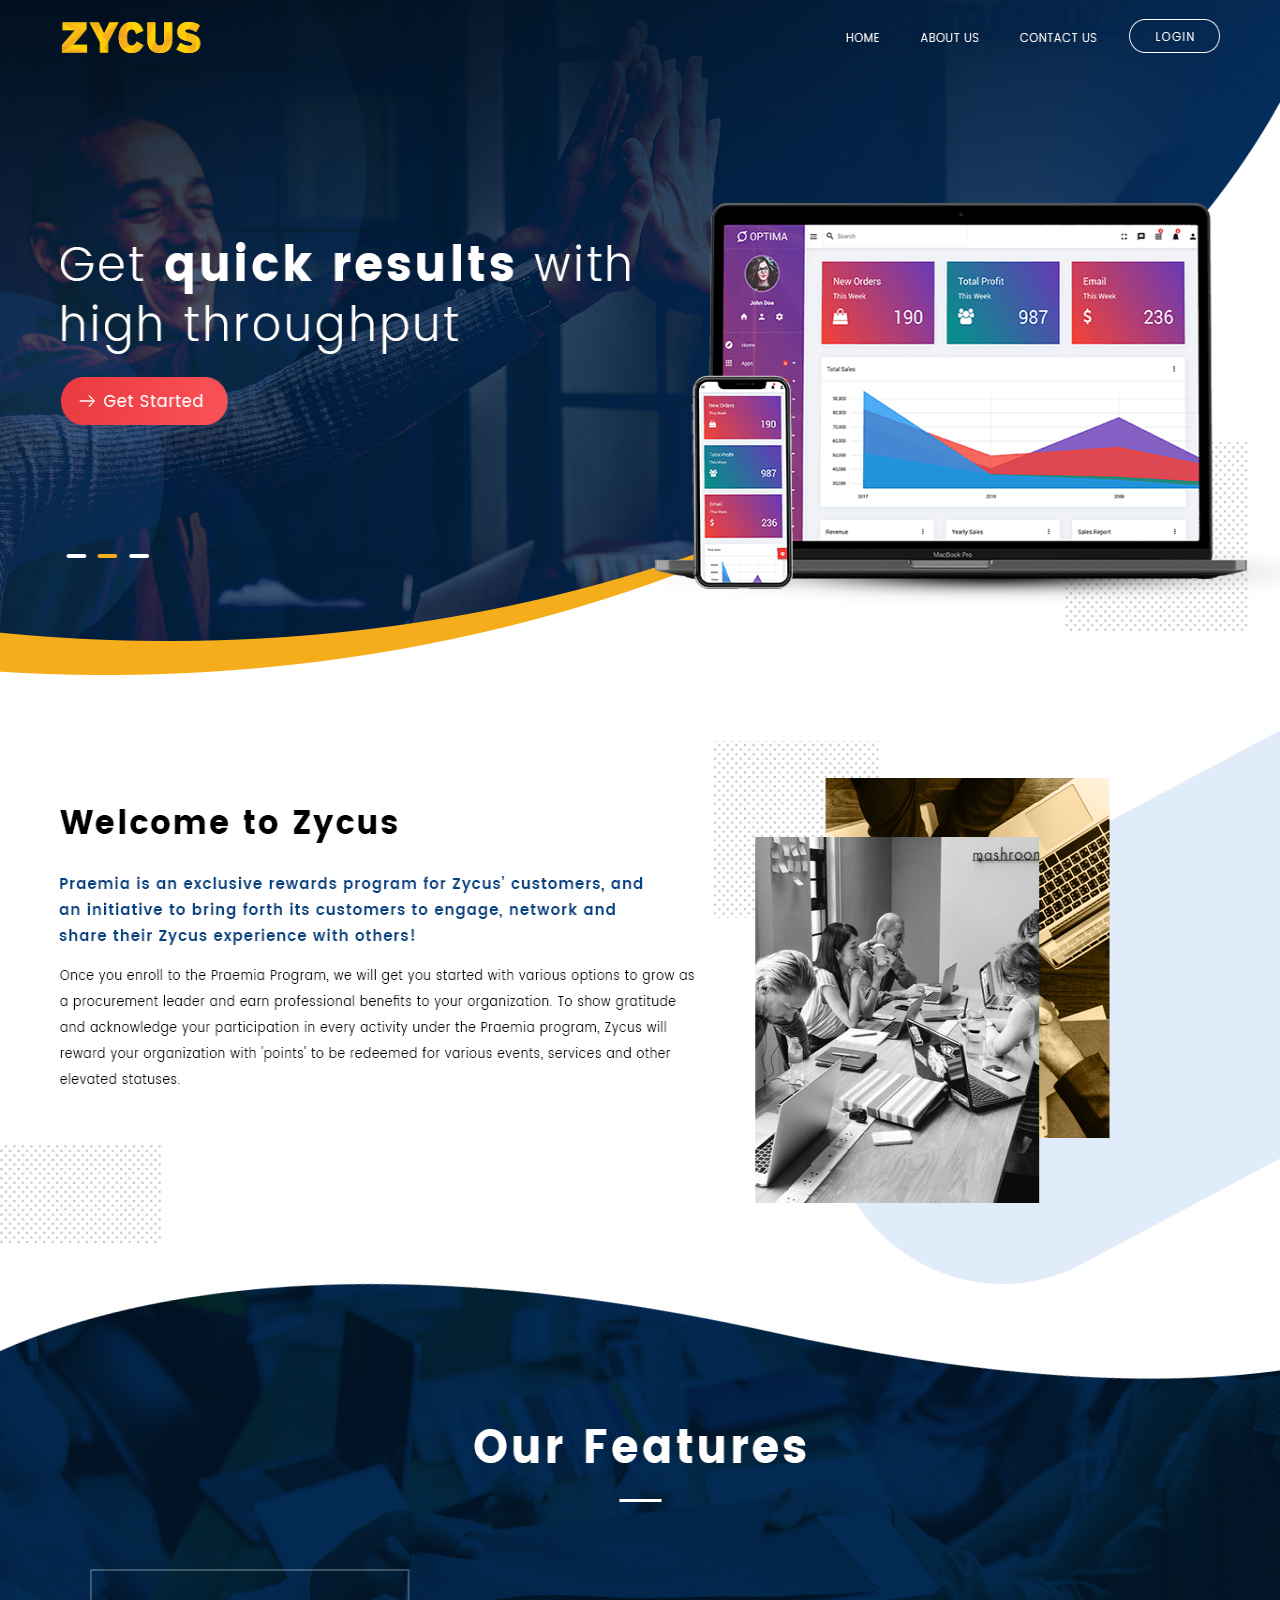
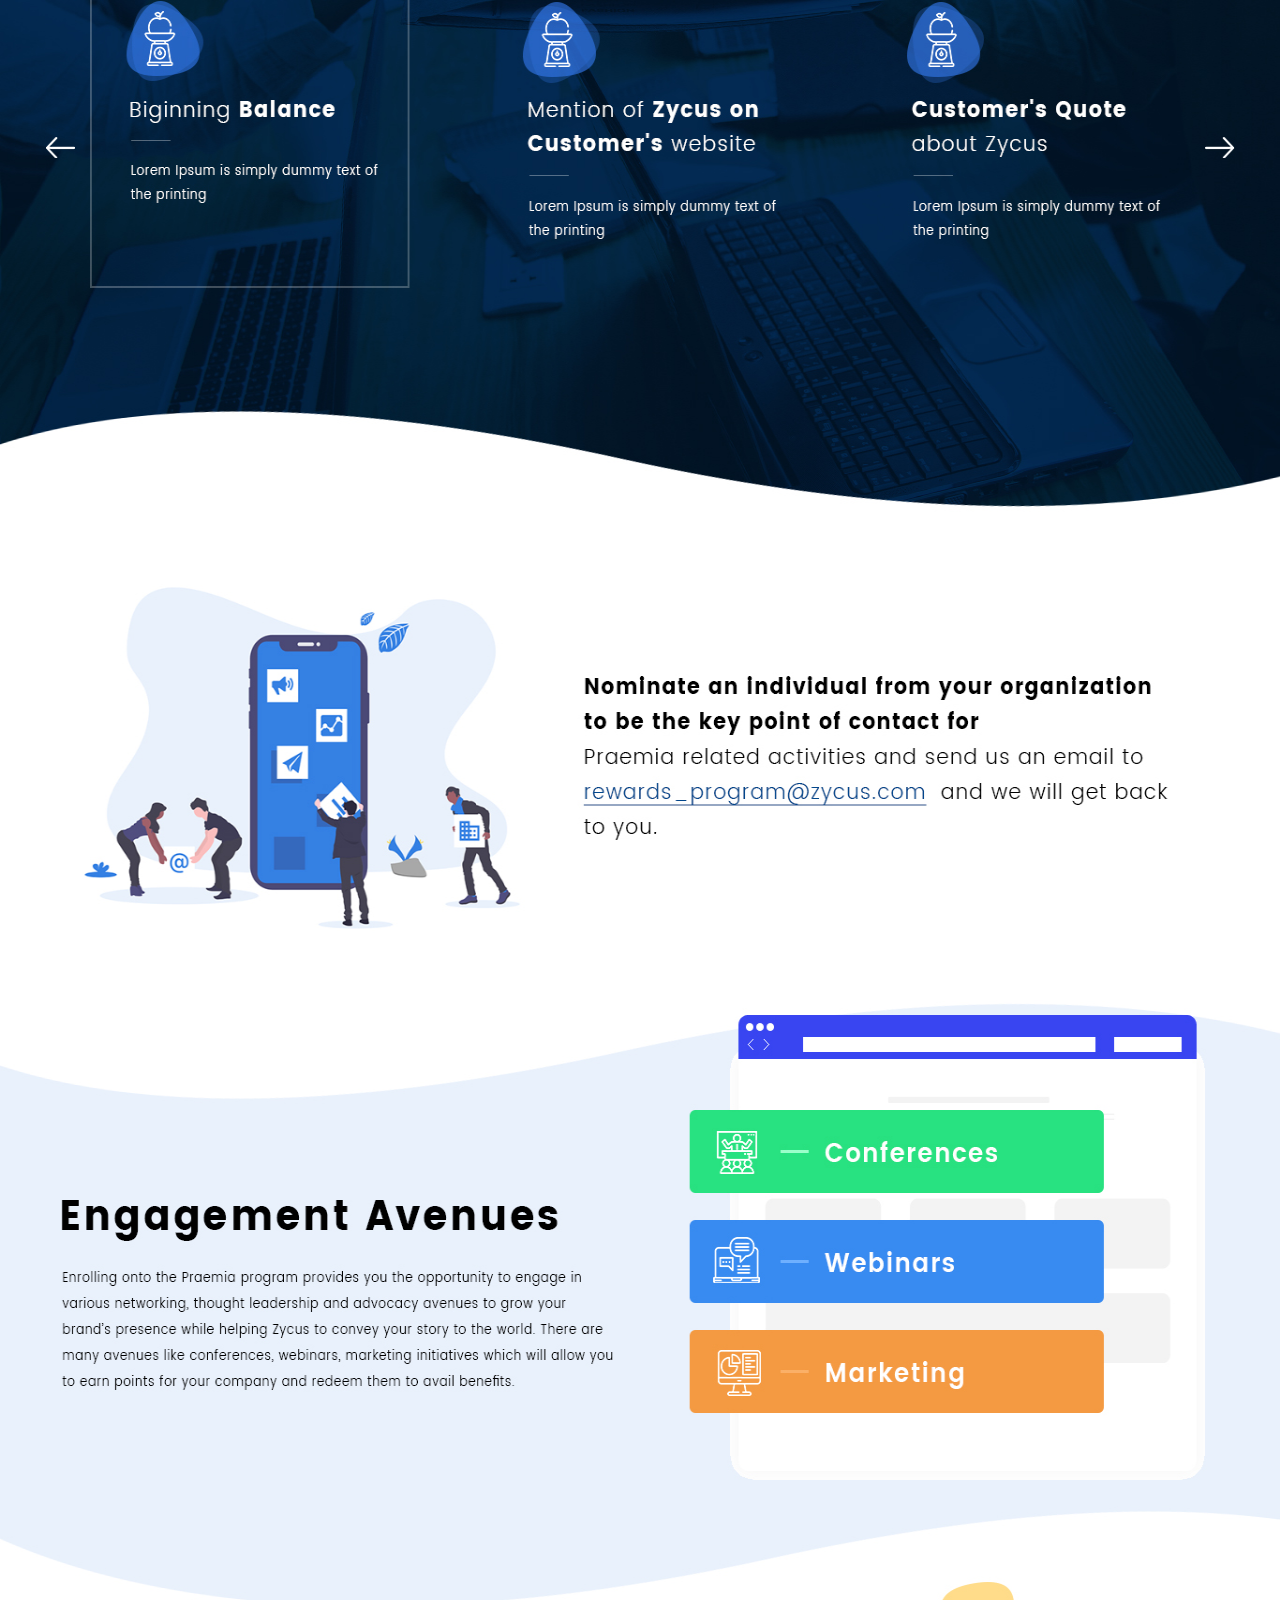
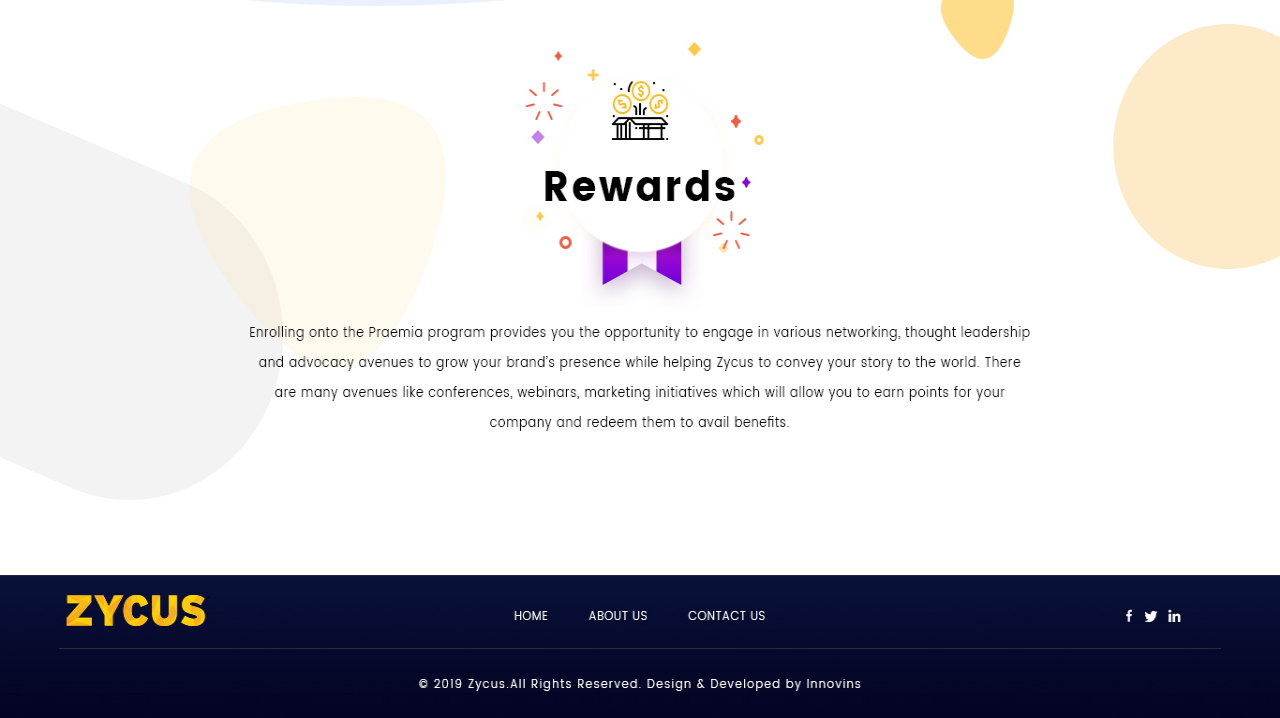
<file: design1/index.html>
<!DOCTYPE html PUBLIC "-//W3C//DTD XHTML 1.0 Transitional//EN" "http://www.w3.org/TR/xhtml1/DTD/xhtml1-transitional.dtd">
<html xmlns="http://www.w3.org/1999/xhtml">
<head>
<meta http-equiv="Content-Type" content="text/html; charset=utf-8" />
<title>Zycus</title>
<style type="text/css">
body {
	margin-left: 0px;
	margin-top: 0px;
	margin-right: 0px;
	margin-bottom: 0px;
}
</style>
</head>

<body>
<table width="100%" border="0" cellspacing="0" cellpadding="0">
  <tr>
    <td><img src="images/design1.jpg" width="100%" height="3918" /></td>
  </tr>
</table>
</body>
</html>
</file>
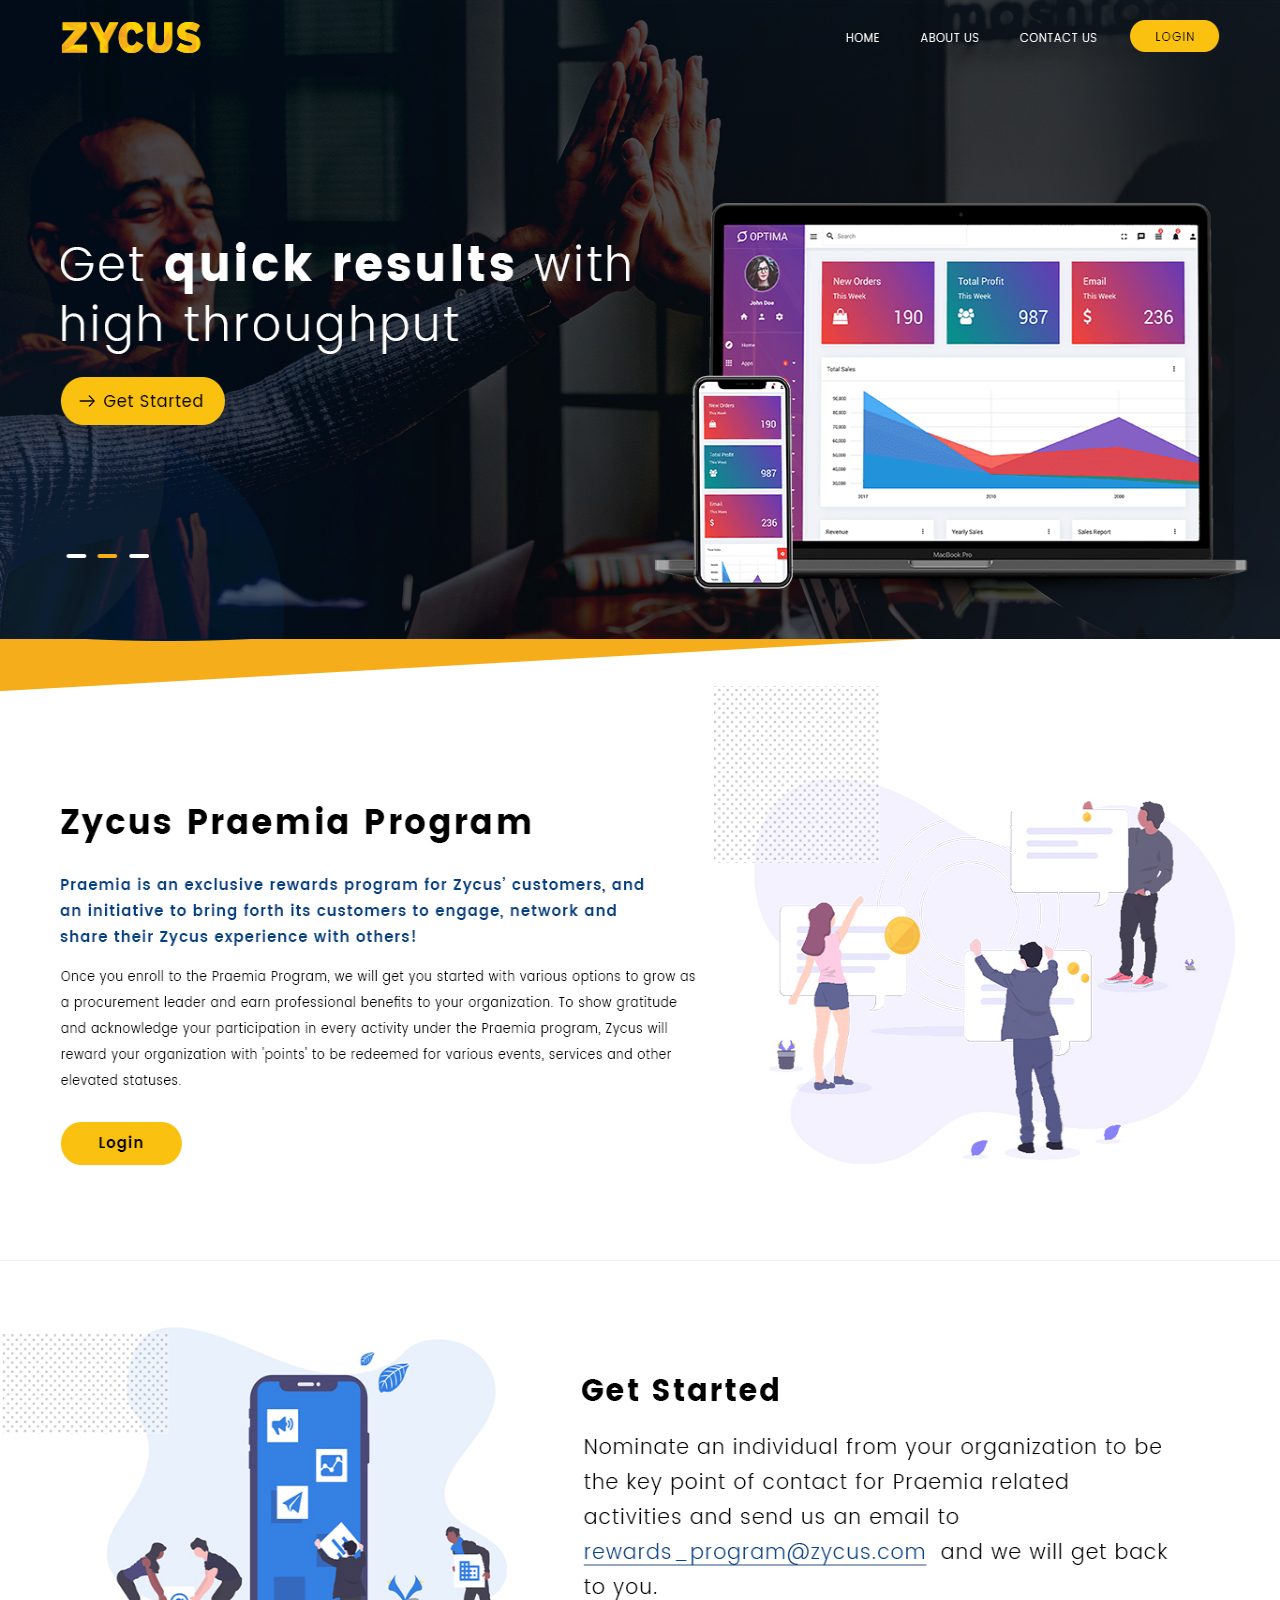
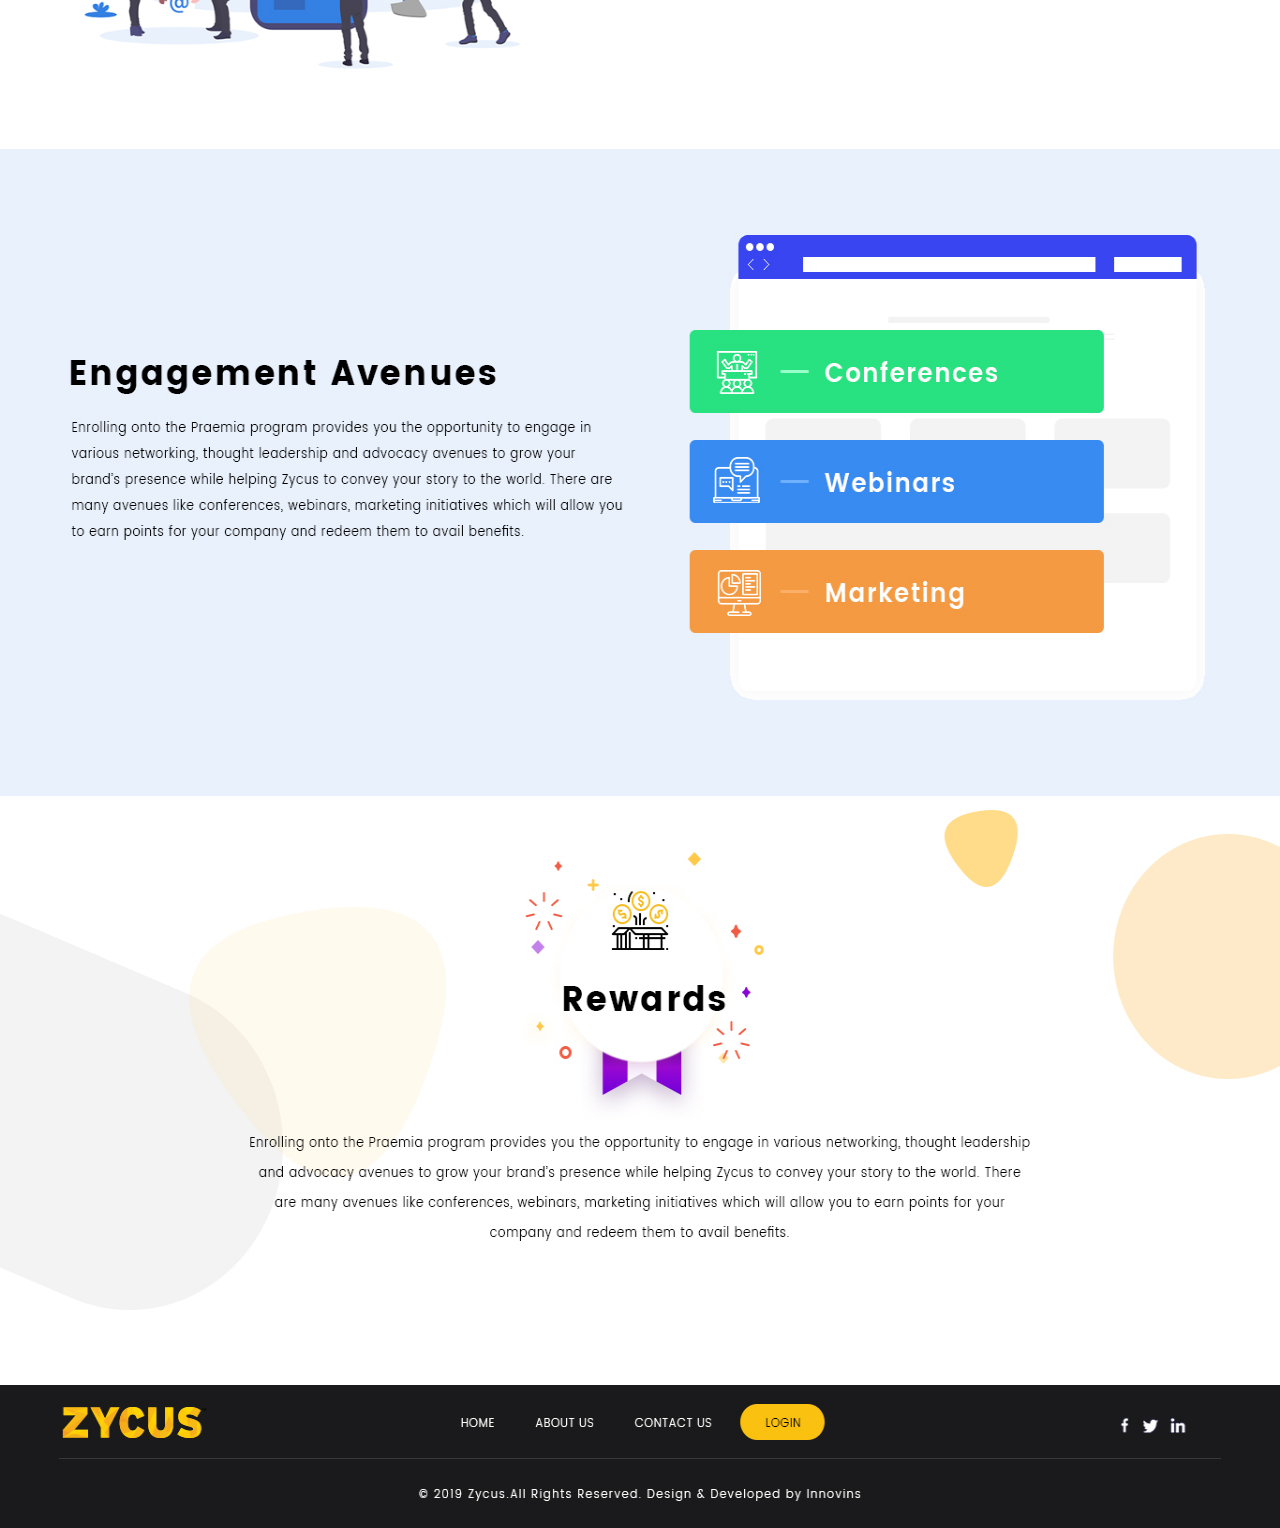
<file: design2/index.html>
<!DOCTYPE html PUBLIC "-//W3C//DTD XHTML 1.0 Transitional//EN" "http://www.w3.org/TR/xhtml1/DTD/xhtml1-transitional.dtd">
<html xmlns="http://www.w3.org/1999/xhtml">
<head>
<meta http-equiv="Content-Type" content="text/html; charset=utf-8" />
<title>Zycus</title>
<style type="text/css">
body {
	margin-left: 0px;
	margin-top: 0px;
	margin-right: 0px;
	margin-bottom: 0px;
}
</style>
</head>

<body>
<table width="100%" border="0" cellspacing="0" cellpadding="0">
  <tr>
    <td><img src="images/design1.jpg" width="100%" height="3128" /></td>
  </tr>
</table>
</body>
</html>
</file>
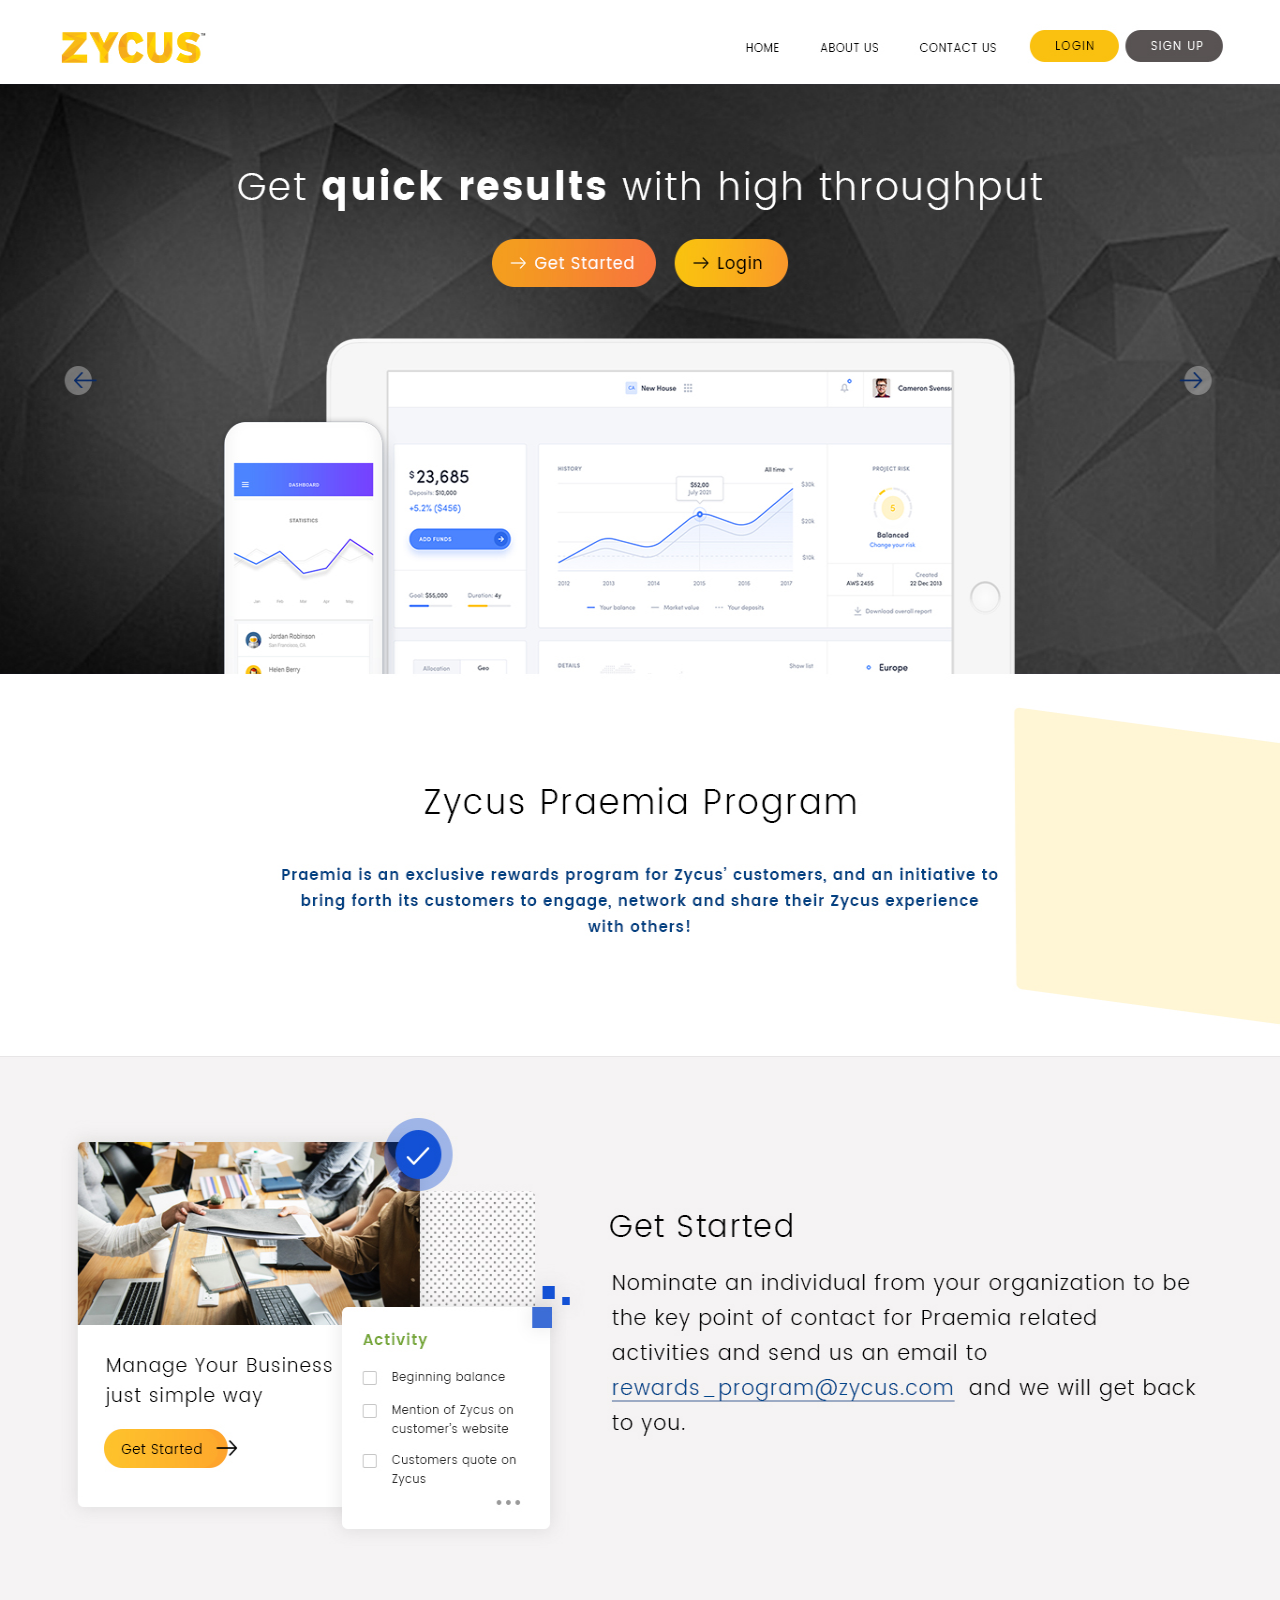
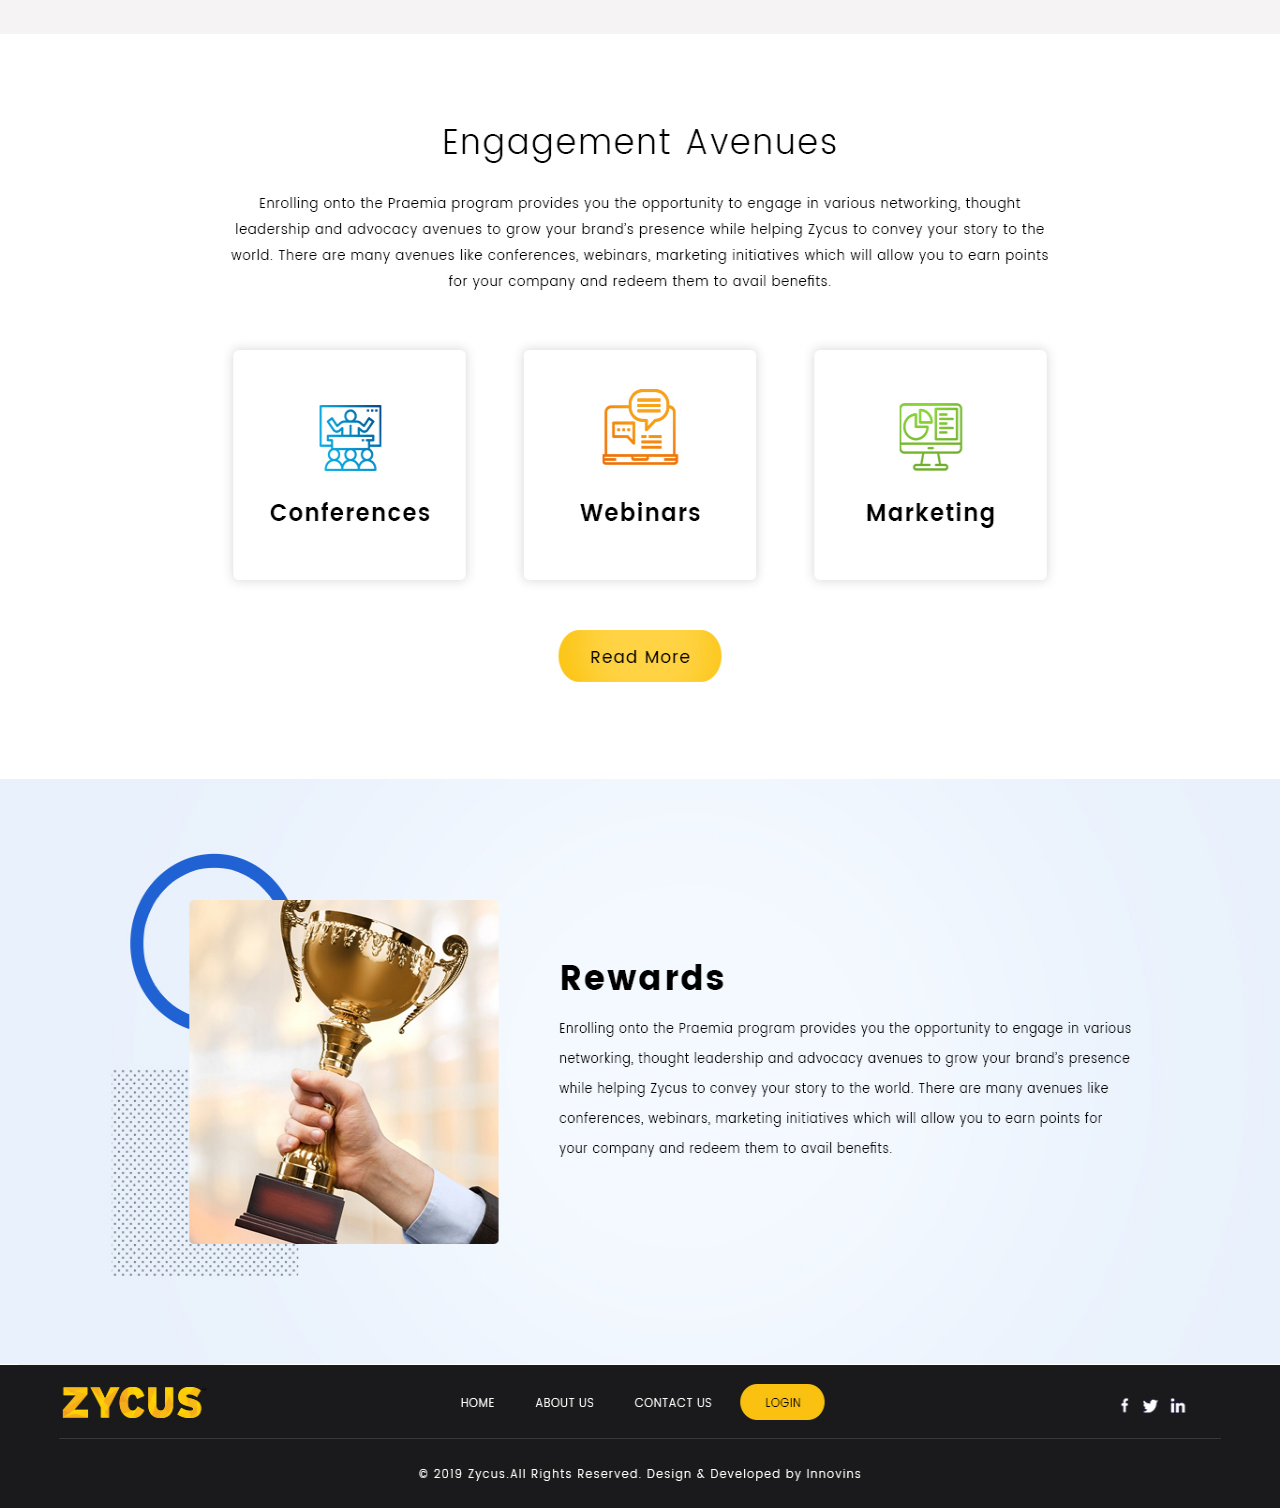
<file: design3/index.html>
<!DOCTYPE html PUBLIC "-//W3C//DTD XHTML 1.0 Transitional//EN" "http://www.w3.org/TR/xhtml1/DTD/xhtml1-transitional.dtd">
<html xmlns="http://www.w3.org/1999/xhtml">
<head>
<meta http-equiv="Content-Type" content="text/html; charset=utf-8" />
<title>Zycus</title>
<style type="text/css">
body {
	margin-left: 0px;
	margin-top: 0px;
	margin-right: 0px;
	margin-bottom: 0px;
}
</style>
</head>

<body>
<table width="100%" border="0" cellspacing="0" cellpadding="0">
  <tr>
    <td><img src="images/design1.jpg" width="100%" height="3108" /></td>
  </tr>
</table>
</body>
</html>
</file>
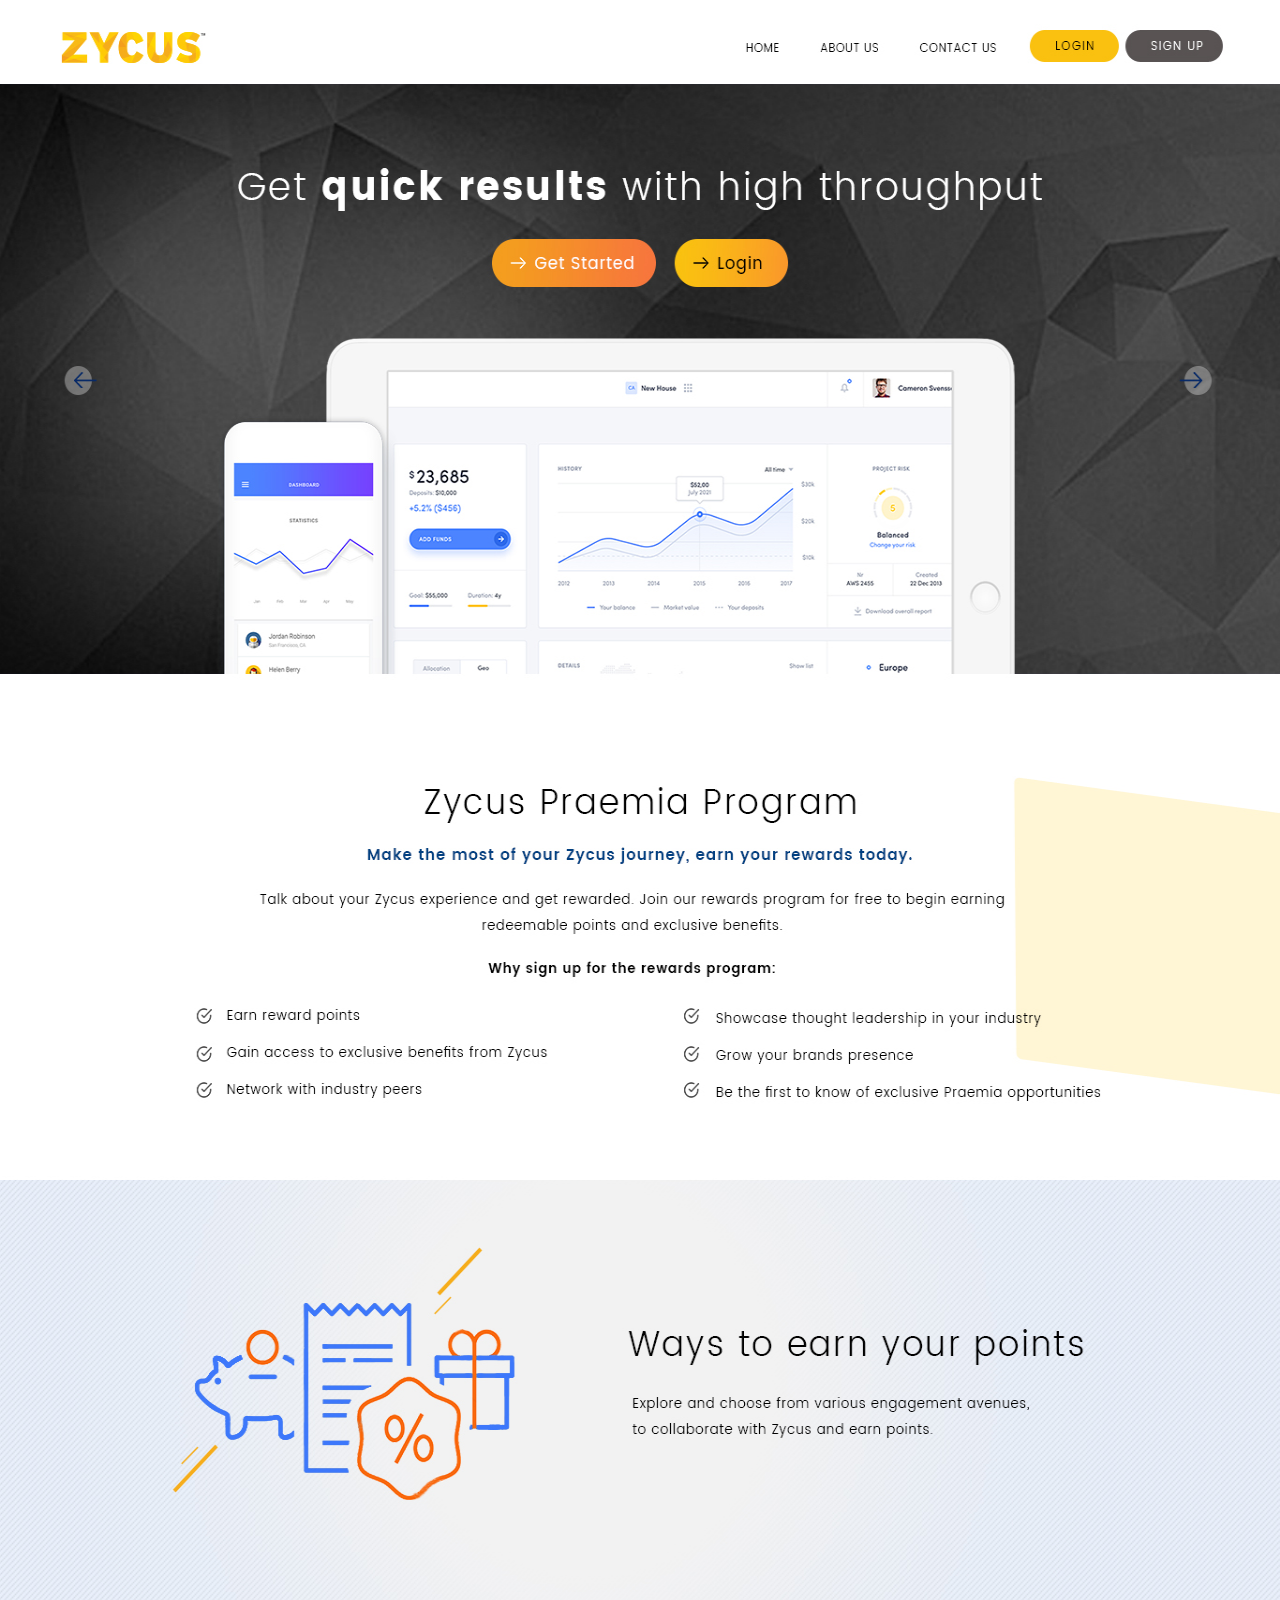
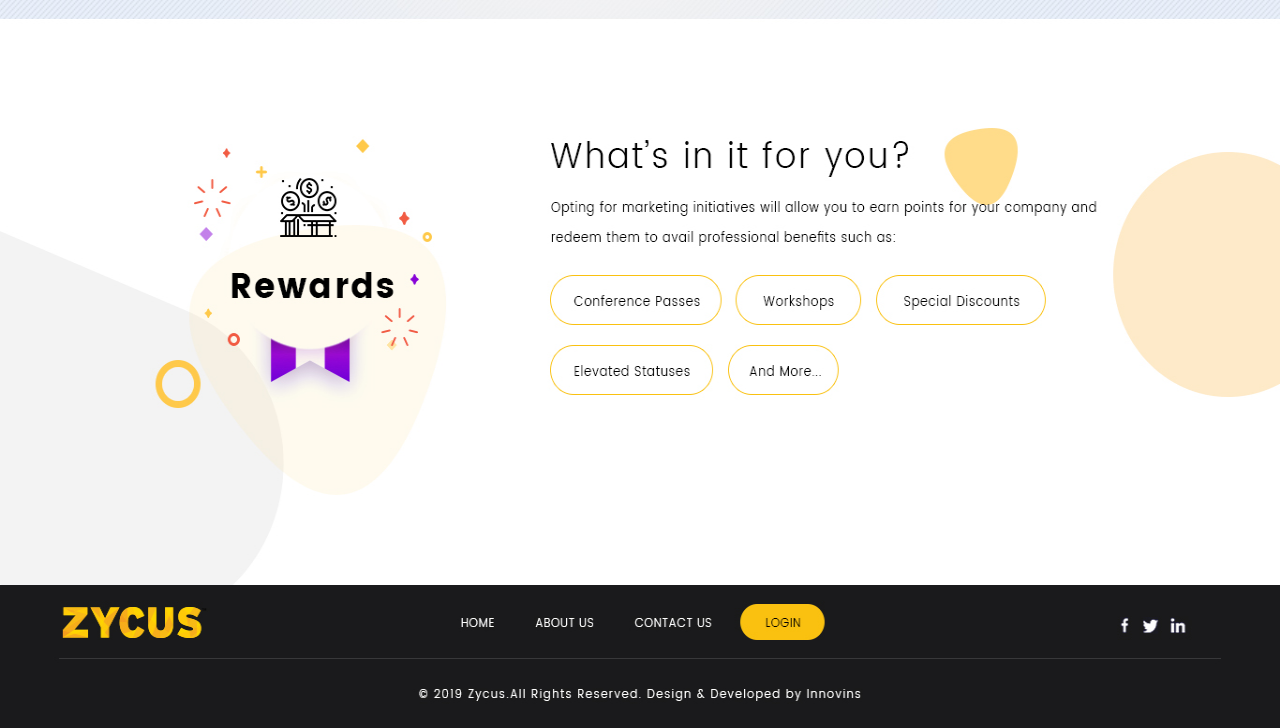
<file: design4/index.html>
<!DOCTYPE html PUBLIC "-//W3C//DTD XHTML 1.0 Transitional//EN" "http://www.w3.org/TR/xhtml1/DTD/xhtml1-transitional.dtd">
<html xmlns="http://www.w3.org/1999/xhtml">
<head>
<meta http-equiv="Content-Type" content="text/html; charset=utf-8" />
<title>Zycus</title>
<style type="text/css">
body {
	margin-left: 0px;
	margin-top: 0px;
	margin-right: 0px;
	margin-bottom: 0px;
}
</style>
</head>

<body>
<table width="100%" border="0" cellspacing="0" cellpadding="0">
  <tr>
    <td><img src="images/design1.jpg" width="100%" height="2328" /></td>
  </tr>
</table>
</body>
</html>
</file>
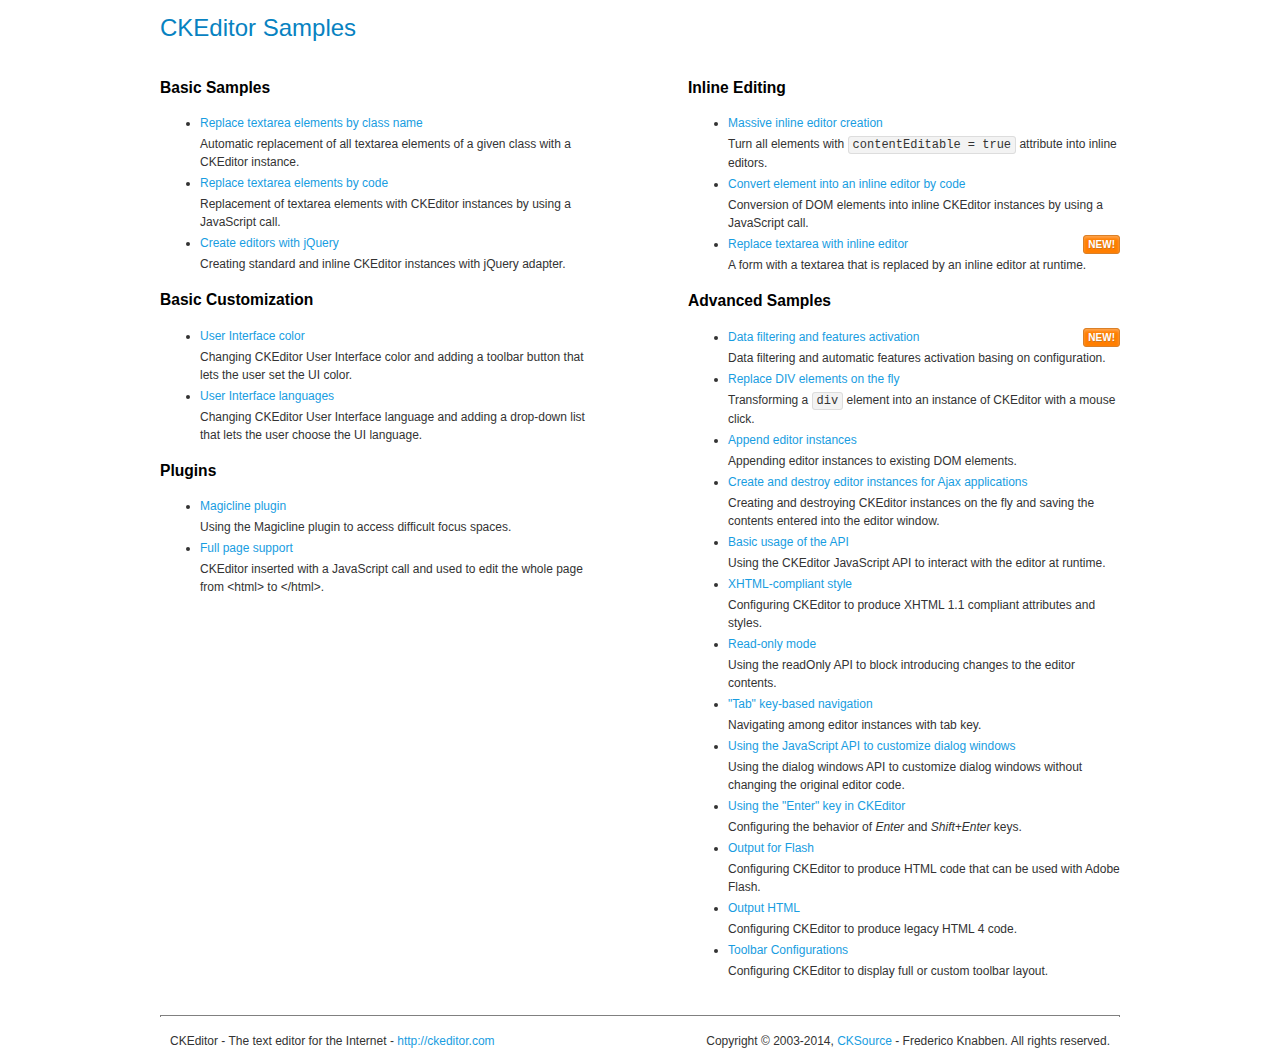
<file: js/editor/ckeditor/samples/index.html>
<!DOCTYPE html>
<!--
Copyright (c) 2003-2014, CKSource - Frederico Knabben. All rights reserved.
For licensing, see LICENSE.md or http://ckeditor.com/license
-->
<html>
<head>
	<meta charset="utf-8">
	<title>CKEditor Samples</title>
	<link rel="stylesheet" href="sample.css">
</head>
<body>
	<h1 class="samples">
		CKEditor Samples
	</h1>
	<div class="twoColumns">
		<div class="twoColumnsLeft">
			<h2 class="samples">
				Basic Samples
			</h2>
			<dl class="samples">
				<dt><a class="samples" href="replacebyclass.html">Replace textarea elements by class name</a></dt>
				<dd>Automatic replacement of all textarea elements of a given class with a CKEditor instance.</dd>

				<dt><a class="samples" href="replacebycode.html">Replace textarea elements by code</a></dt>
				<dd>Replacement of textarea elements with CKEditor instances by using a JavaScript call.</dd>

				<dt><a class="samples" href="jquery.html">Create editors with jQuery</a></dt>
				<dd>Creating standard and inline CKEditor instances with jQuery adapter.</dd>
			</dl>

			<h2 class="samples">
				Basic Customization
			</h2>
			<dl class="samples">
				<dt><a class="samples" href="uicolor.html">User Interface color</a></dt>
				<dd>Changing CKEditor User Interface color and adding a toolbar button that lets the user set the UI color.</dd>

				<dt><a class="samples" href="uilanguages.html">User Interface languages</a></dt>
				<dd>Changing CKEditor User Interface language and adding a drop-down list that lets the user choose the UI language.</dd>
			</dl>


			<h2 class="samples">Plugins</h2>
<dl class="samples">
<dt><a class="samples" href="plugins/magicline/magicline.html">Magicline plugin</a></dt>
<dd>Using the Magicline plugin to access difficult focus spaces.</dd>

<dt><a class="samples" href="plugins/wysiwygarea/fullpage.html">Full page support</a></dt>
<dd>CKEditor inserted with a JavaScript call and used to edit the whole page from &lt;html&gt; to &lt;/html&gt;.</dd>
</dl>
		</div>
		<div class="twoColumnsRight">
			<h2 class="samples">
				Inline Editing
			</h2>
			<dl class="samples">
				<dt><a class="samples" href="inlineall.html">Massive inline editor creation</a></dt>
				<dd>Turn all elements with <code>contentEditable = true</code> attribute into inline editors.</dd>

				<dt><a class="samples" href="inlinebycode.html">Convert element into an inline editor by code</a></dt>
				<dd>Conversion of DOM elements into inline CKEditor instances by using a JavaScript call.</dd>

				<dt><a class="samples" href="inlinetextarea.html">Replace textarea with inline editor</a> <span class="new">New!</span></dt>
				<dd>A form with a textarea that is replaced by an inline editor at runtime.</dd>

				
			</dl>

			<h2 class="samples">
				Advanced Samples
			</h2>
			<dl class="samples">
				<dt><a class="samples" href="datafiltering.html">Data filtering and features activation</a> <span class="new">New!</span></dt>
				<dd>Data filtering and automatic features activation basing on configuration.</dd>

				<dt><a class="samples" href="divreplace.html">Replace DIV elements on the fly</a></dt>
				<dd>Transforming a <code>div</code> element into an instance of CKEditor with a mouse click.</dd>

				<dt><a class="samples" href="appendto.html">Append editor instances</a></dt>
				<dd>Appending editor instances to existing DOM elements.</dd>

				<dt><a class="samples" href="ajax.html">Create and destroy editor instances for Ajax applications</a></dt>
				<dd>Creating and destroying CKEditor instances on the fly and saving the contents entered into the editor window.</dd>

				<dt><a class="samples" href="api.html">Basic usage of the API</a></dt>
				<dd>Using the CKEditor JavaScript API to interact with the editor at runtime.</dd>

				<dt><a class="samples" href="xhtmlstyle.html">XHTML-compliant style</a></dt>
				<dd>Configuring CKEditor to produce XHTML 1.1 compliant attributes and styles.</dd>

				<dt><a class="samples" href="readonly.html">Read-only mode</a></dt>
				<dd>Using the readOnly API to block introducing changes to the editor contents.</dd>

				<dt><a class="samples" href="tabindex.html">"Tab" key-based navigation</a></dt>
				<dd>Navigating among editor instances with tab key.</dd>


				
<dt><a class="samples" href="plugins/dialog/dialog.html">Using the JavaScript API to customize dialog windows</a></dt>
<dd>Using the dialog windows API to customize dialog windows without changing the original editor code.</dd>

<dt><a class="samples" href="plugins/enterkey/enterkey.html">Using the &quot;Enter&quot; key in CKEditor</a></dt>
<dd>Configuring the behavior of <em>Enter</em> and <em>Shift+Enter</em> keys.</dd>

<dt><a class="samples" href="plugins/htmlwriter/outputforflash.html">Output for Flash</a></dt>
<dd>Configuring CKEditor to produce HTML code that can be used with Adobe Flash.</dd>

<dt><a class="samples" href="plugins/htmlwriter/outputhtml.html">Output HTML</a></dt>
<dd>Configuring CKEditor to produce legacy HTML 4 code.</dd>

<dt><a class="samples" href="plugins/toolbar/toolbar.html">Toolbar Configurations</a></dt>
<dd>Configuring CKEditor to display full or custom toolbar layout.</dd>

			</dl>
		</div>
	</div>
	<div id="footer">
		<hr>
		<p>
			CKEditor - The text editor for the Internet - <a class="samples" href="http://ckeditor.com/">http://ckeditor.com</a>
		</p>
		<p id="copy">
			Copyright &copy; 2003-2014, <a class="samples" href="http://cksource.com/">CKSource</a> - Frederico Knabben. All rights reserved.
		</p>
	</div>
</body>
</html>
</file>
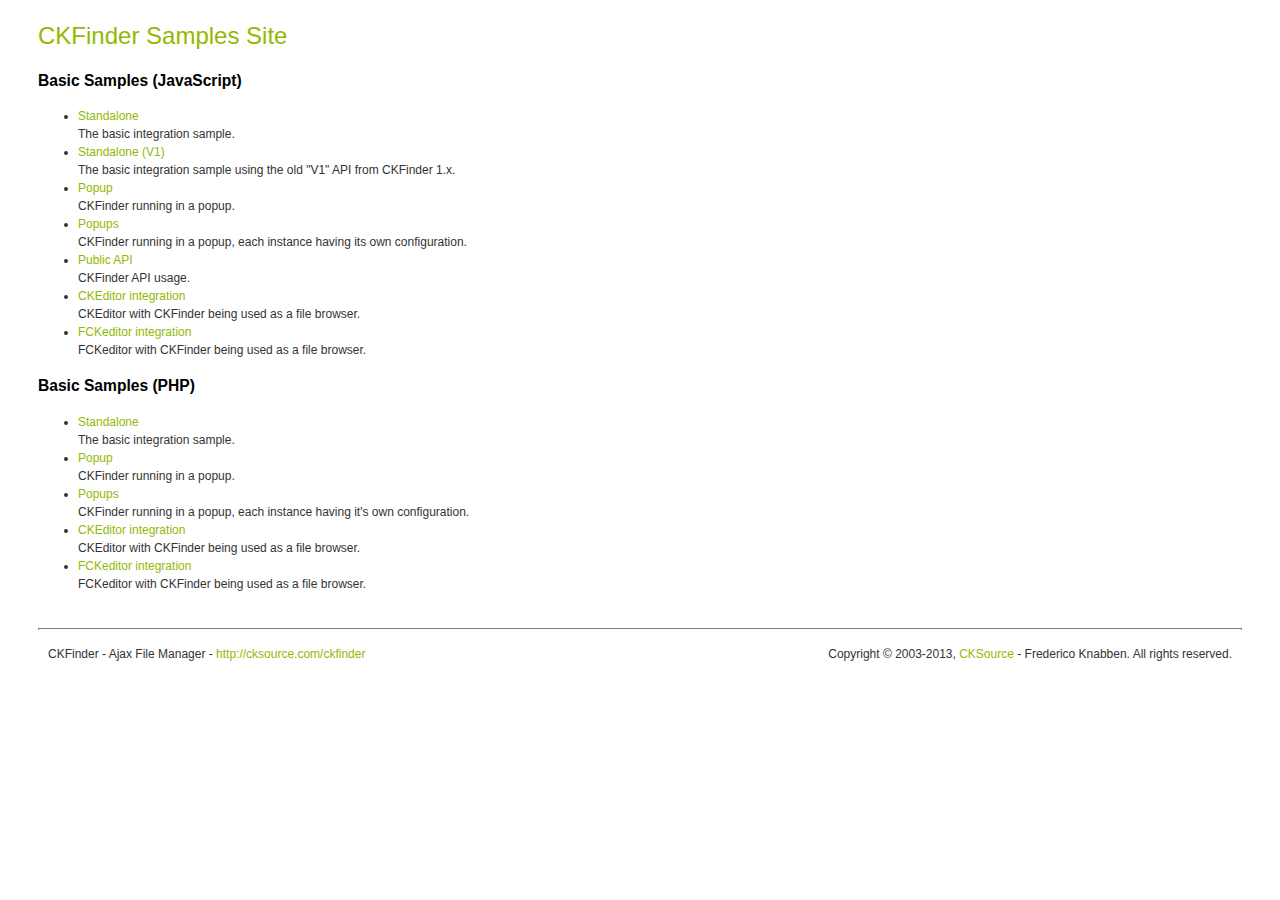
<file: js/editor/ckfinder/_samples/index.html>
<!DOCTYPE html PUBLIC "-//W3C//DTD XHTML 1.0 Transitional//EN" "http://www.w3.org/TR/xhtml1/DTD/xhtml1-transitional.dtd">
<!--
 * CKFinder
 * ========
 * http://cksource.com/ckfinder
 * Copyright (C) 2007-2014, CKSource - Frederico Knabben. All rights reserved.
 *
 * The software, this file and its contents are subject to the CKFinder
 * License. Please read the license.txt file before using, installing, copying,
 * modifying or distribute this file or part of its contents. The contents of
 * this file is part of the Source Code of CKFinder.
-->
<html xmlns="http://www.w3.org/1999/xhtml">
<head>
	<title>CKFinder - Samples</title>
	<meta http-equiv="Content-Type" content="text/html; charset=utf-8" />
	<meta name="robots" content="noindex, nofollow" />
	<link href="sample.css" rel="stylesheet" type="text/css" />
</head>
<body>
	<h1 class="samples">
		CKFinder Samples Site
	</h1>
	<h2 class="samples">
		Basic Samples (JavaScript)
	</h2>
	<ul class="samples">
		<li><a class="samples" href="standalone.html">Standalone</a><br />The basic integration sample.</li>
		<li><a class="samples" href="standalone_v1.html">Standalone (V1)</a><br />The basic integration sample using the old "V1" API from CKFinder 1.x.</li>
		<li><a class="samples" href="popup.html">Popup</a><br />CKFinder running in a popup.</li>
		<li><a class="samples" href="popups.html">Popups</a><br />CKFinder running in a popup, each instance having its own configuration.</li>
		<li><a class="samples" href="public_api.html">Public API</a><br />CKFinder API usage.</li>
		<li><a class="samples" href="ckeditor.html">CKEditor integration</a><br />CKEditor with CKFinder being used as a file browser.</li>
		<li><a class="samples" href="fckeditor.html">FCKeditor integration</a><br />FCKeditor with CKFinder being used as a file browser.</li>
	</ul>
	<h2 class="samples">
		Basic Samples (PHP)
	</h2>
	<ul class="samples">
		<li><a class="samples" href="php/standalone.php">Standalone</a><br />The basic integration sample.</li>
		<li><a class="samples" href="php/popup.php">Popup</a><br />CKFinder running in a popup.</li>
		<li><a class="samples" href="php/popups.php">Popups</a><br />CKFinder running in a popup, each instance having it's own configuration.</li>
		<li><a class="samples" href="php/ckeditor.php">CKEditor integration</a><br />CKEditor with CKFinder being used as a file browser.</li>
		<li><a class="samples" href="php/fckeditor.php">FCKeditor integration</a><br />FCKeditor with CKFinder being used as a file browser.</li>
	</ul>
	<div id="footer">
		<hr />
		<p>
			CKFinder - Ajax File Manager - <a class="samples" href="http://cksource.com/ckfinder/">http://cksource.com/ckfinder</a>
		</p>
		<p id="copy">
			Copyright &copy; 2003-2013, <a class="samples" href="http://cksource.com/">CKSource</a> - Frederico Knabben. All rights reserved.
		</p>
	</div>
</body>
</html>
</file>
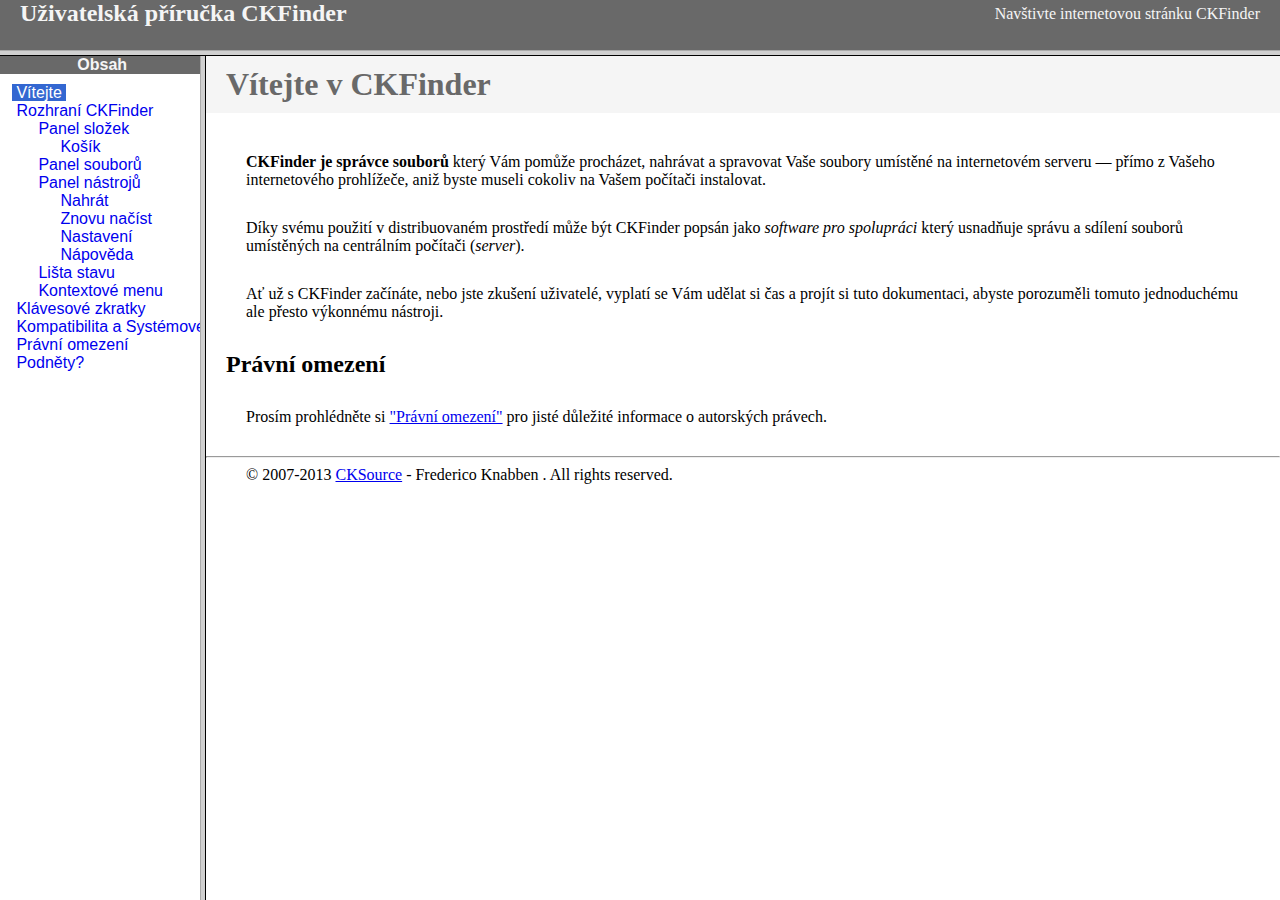
<file: js/editor/ckfinder/help/cs/index.html>
<!DOCTYPE HTML PUBLIC "-//W3C//DTD HTML 4.01 Frameset//EN" "http://www.w3.org/TR/html4/frameset.dtd">
<html lang="cs">
<head>
	<title>Uživatelská příručka CKFinder</title>
	<meta name="robots" content="noindex, nofollow">
	<meta http-equiv="Content-Type" content="text/html; charset=utf-8">
	<style type="text/css">
		frame {border-color:#f5f5f5}
	</style>
</head>
<frameset rows="50,*">
	<frame src="files/header.html" noresize="noresize" frameborder="0">
	<frameset cols="200,*">
			<frame src="files/toc.html">
			<frame src="files/001.html" name="CKDocsMain">
	</frameset>
</frameset>
</html>
</file>
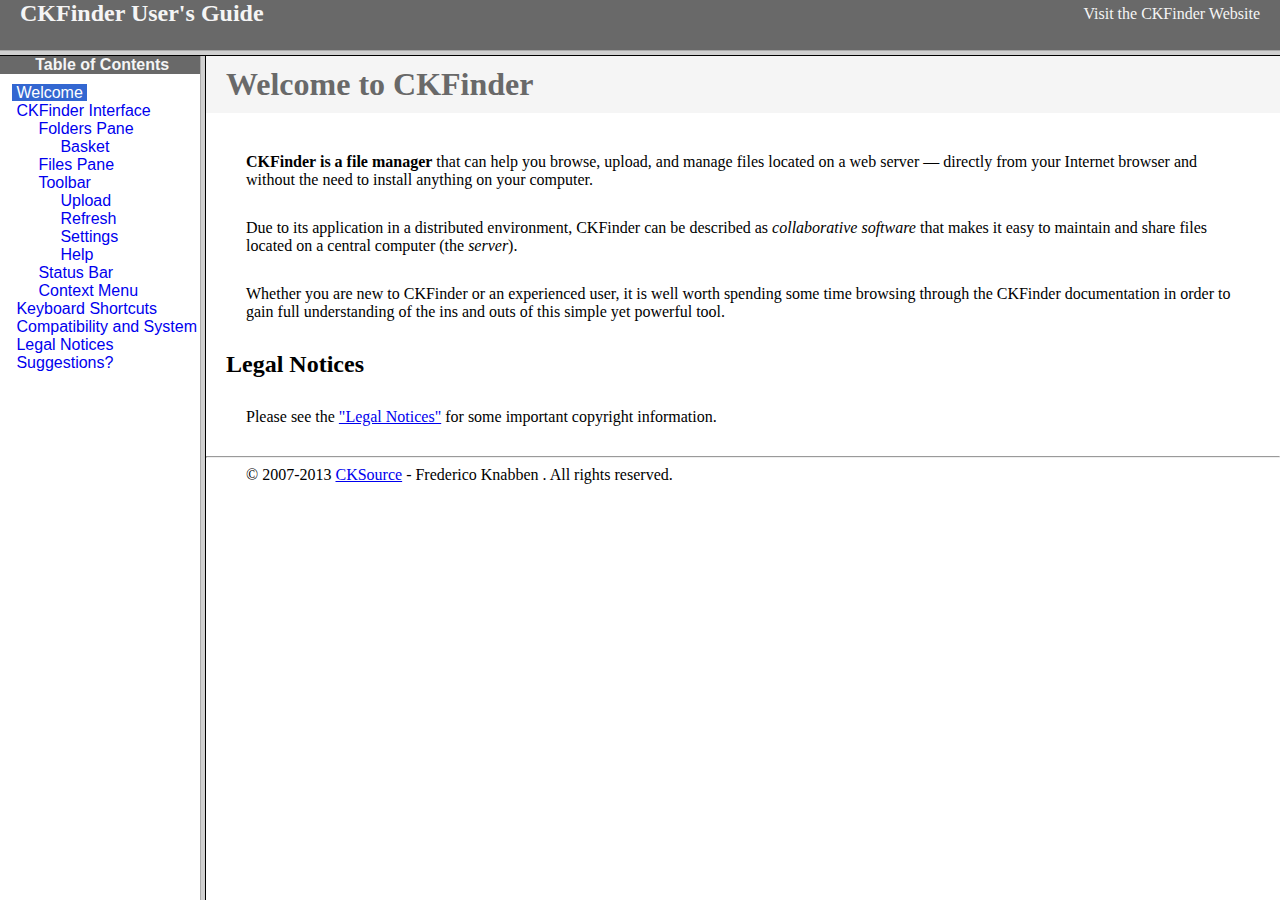
<file: js/editor/ckfinder/help/en/index.html>
<!DOCTYPE HTML PUBLIC "-//W3C//DTD HTML 4.01 Frameset//EN" "http://www.w3.org/TR/html4/frameset.dtd">
<html lang="en">
<head>
	<title>CKFinder User's Guide</title>
	<meta name="robots" content="noindex, nofollow">
	<meta http-equiv="Content-Type" content="text/html; charset=utf-8">
	<style type="text/css">
		frame {border-color:#f5f5f5}
	</style>
</head>
<frameset rows="50,*">
	<frame src="files/header.html" noresize="noresize" frameborder="0">
	<frameset cols="200,*">
			<frame src="files/toc.html">
			<frame src="files/001.html" name="CKDocsMain">
	</frameset>
</frameset>
</html>
</file>
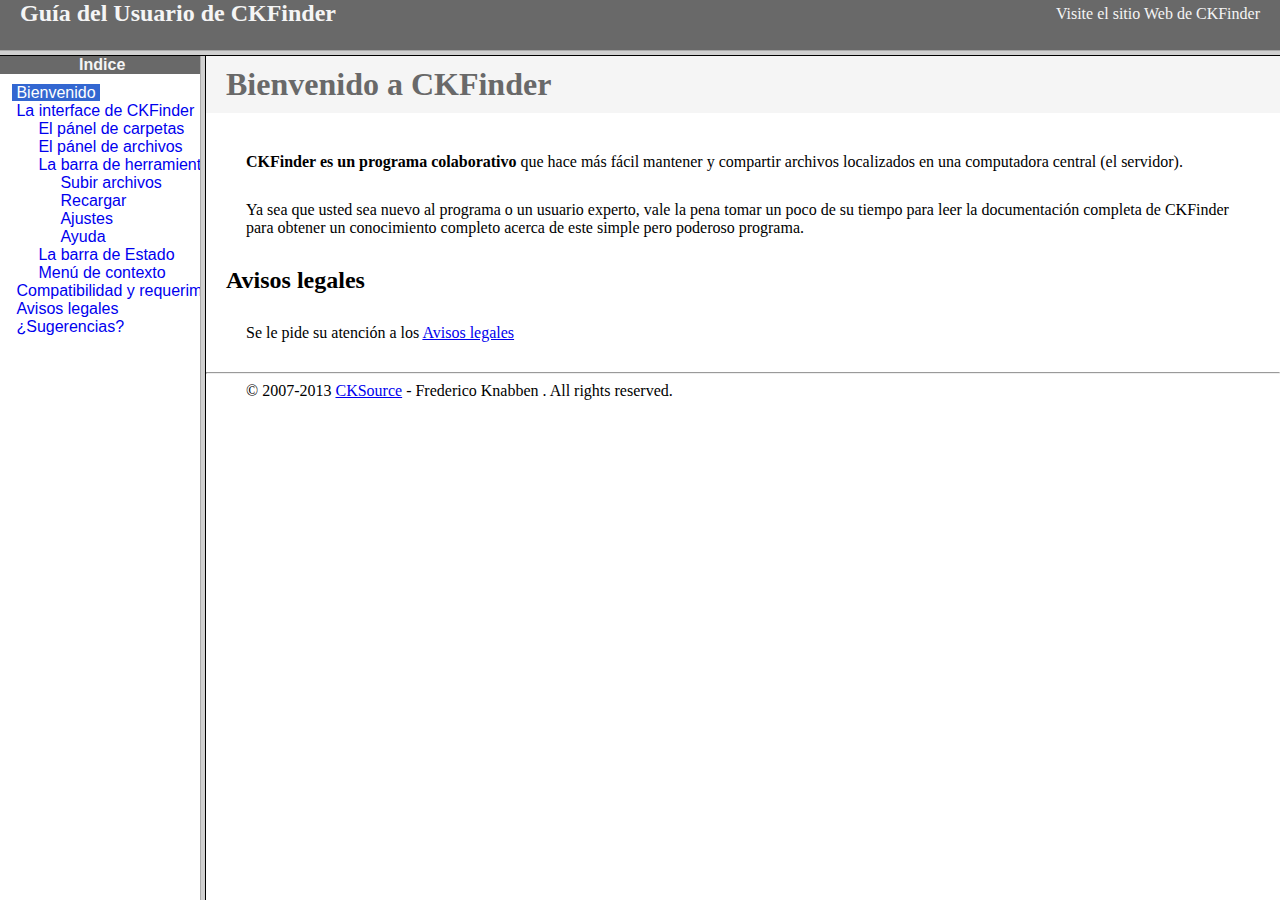
<file: js/editor/ckfinder/help/es-mx/index.html>
<!DOCTYPE HTML PUBLIC "-//W3C//DTD HTML 4.01 Frameset//EN" "http://www.w3.org/TR/html4/frameset.dtd">
<html lang="es-mx">
<head>
	<title>Gu&iacute;a para el usuario de CKFinder</title>
	<meta http-equiv="Content-Type" content="text/html; charset=utf-8">
	<meta name="robots" content="noindex, nofollow">
	<style type="text/css">
		frame {border-color:#f5f5f5}
	</style>
</head>
<frameset rows="50,*">
	<frame src="files/header.html" noresize="noresize" frameborder="0">
	<frameset cols="200,*">
			<frame src="files/toc.html">
			<frame src="files/001.html" name="CKDocsMain">
	</frameset>
</frameset>
</html>
</file>
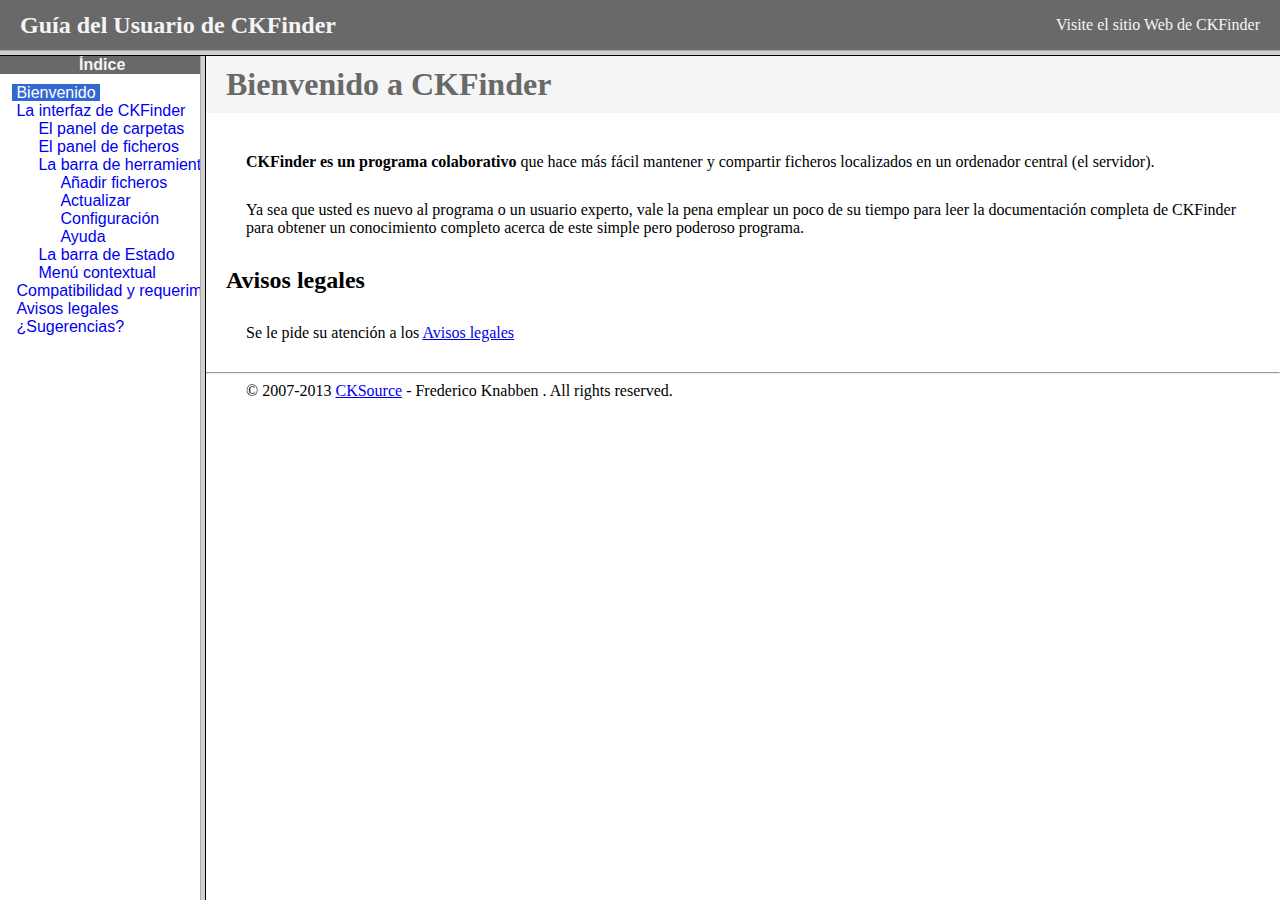
<file: js/editor/ckfinder/help/es/index.html>
<!DOCTYPE HTML PUBLIC "-//W3C//DTD HTML 4.01 Frameset//EN" "http://www.w3.org/TR/html4/frameset.dtd">
<html lang="es">
<head>
	<title>Gu&iacute;a para el usuario de CKFinder</title>
	<meta http-equiv="Content-Type" content="text/html; charset=utf-8">
	<meta name="robots" content="noindex, nofollow">
	<style type="text/css">
		frame {border-color:#f5f5f5}
	</style>
</head>
<frameset rows="50,*">
	<frame src="files/header.html" noresize="noresize" frameborder="0">
	<frameset cols="200,*">
			<frame src="files/toc.html">
			<frame src="files/001.html" name="CKDocsMain">
	</frameset>
</frameset>
</html>
</file>
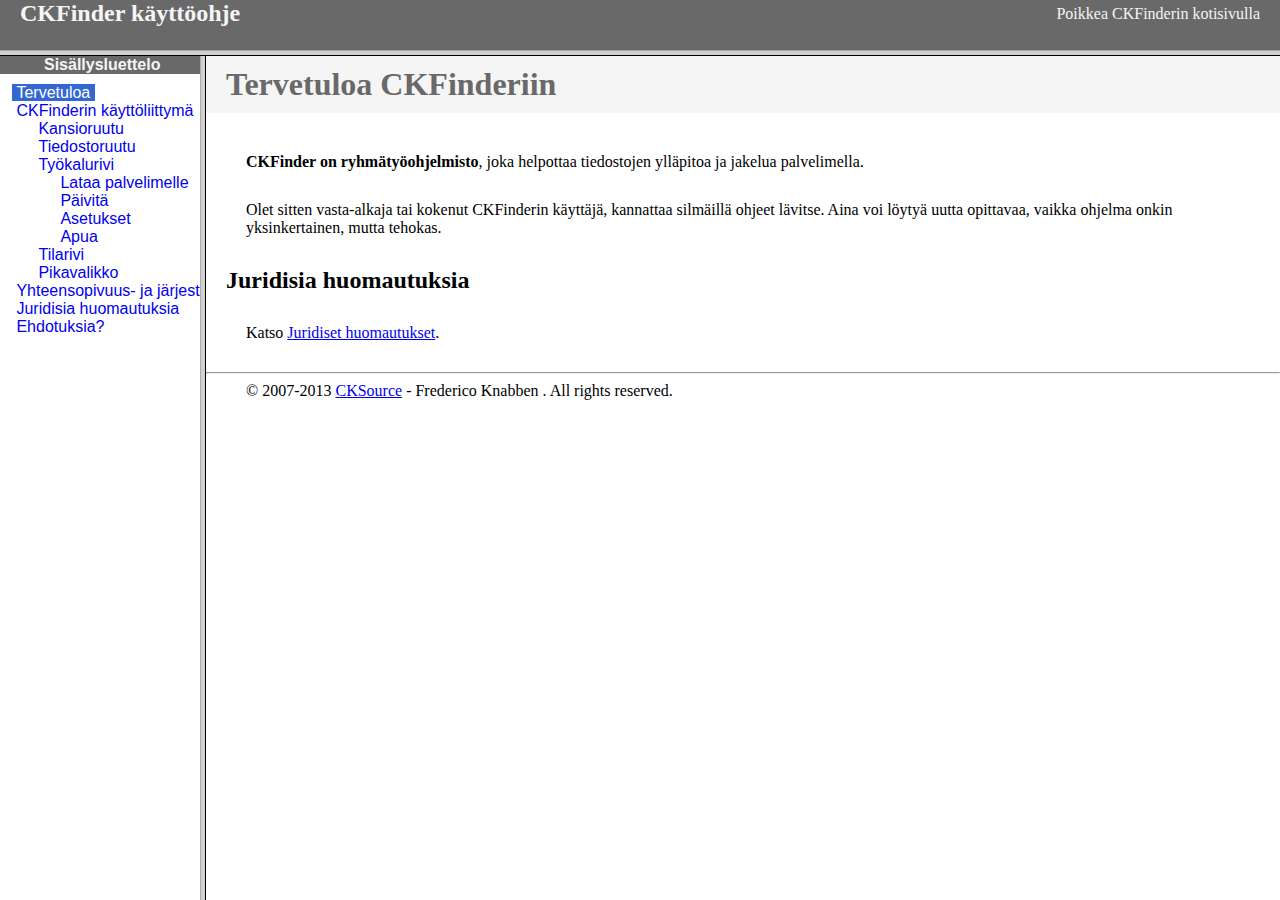
<file: js/editor/ckfinder/help/fi/index.html>
<!DOCTYPE HTML PUBLIC "-//W3C//DTD HTML 4.01 Frameset//EN" "http://www.w3.org/TR/html4/frameset.dtd">
<html lang="fi">
<head>
	<title>CKFinder käyttöohje</title>
	<meta http-equiv="Content-Type" content="text/html; charset=utf-8">
	<meta name="robots" content="noindex, nofollow">
	<style type="text/css">
		frame {border-color:#f5f5f5}
	</style>
</head>
<frameset rows="50,*">
	<frame src="files/header.html" noresize="noresize" frameborder="0">
	<frameset cols="200,*">
			<frame src="files/toc.html">
			<frame src="files/001.html" name="CKDocsMain">
	</frameset>
</frameset>
</html>
</file>
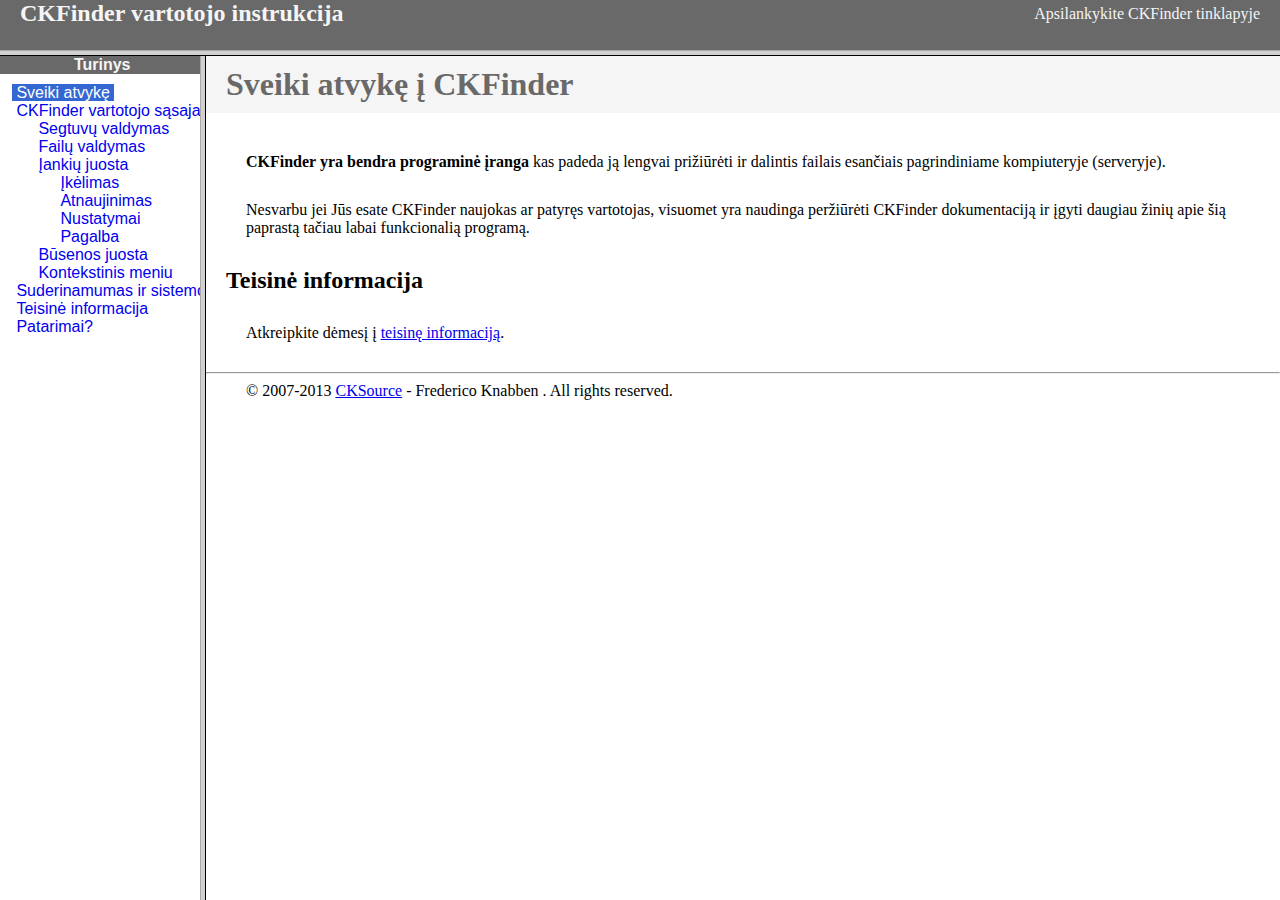
<file: js/editor/ckfinder/help/lt/index.html>
<!DOCTYPE HTML PUBLIC "-//W3C//DTD HTML 4.01 Frameset//EN" "http://www.w3.org/TR/html4/frameset.dtd">
<html lang="lt">
<head>
	<title>CKFinder User's Guide</title>
	<meta http-equiv="Content-Type" content="text/html; charset=utf-8">
	<meta name="robots" content="noindex, nofollow">
	<style type="text/css">
		frame {border-color:#f5f5f5}
	</style>
</head>
<frameset rows="50,*">
	<frame src="files/header.html" noresize="noresize" frameborder="0">
	<frameset cols="200,*">
			<frame src="files/toc.html">
			<frame src="files/001.html" name="CKDocsMain">
	</frameset>
</frameset>
</html>
</file>
<file: js/editor/ckeditor/samples/sample.css>
/*
Copyright (c) 2003-2014, CKSource - Frederico Knabben. All rights reserved.
For licensing, see LICENSE.md or http://ckeditor.com/license
*/

html, body, h1, h2, h3, h4, h5, h6, div, span, blockquote, p, address, form, fieldset, img, ul, ol, dl, dt, dd, li, hr, table, td, th, strong, em, sup, sub, dfn, ins, del, q, cite, var, samp, code, kbd, tt, pre
{
	line-height: 1.5;
}

body
{
	padding: 10px 30px;
}

input, textarea, select, option, optgroup, button, td, th
{
	font-size: 100%;
}

pre, code, kbd, samp, tt
{
	font-family: monospace,monospace;
	font-size: 1em;
}

body {
    width: 960px;
    margin: 0 auto;
}

code
{
	background: #f3f3f3;
	border: 1px solid #ddd;
	padding: 1px 4px;

	-moz-border-radius: 3px;
	-webkit-border-radius: 3px;
	border-radius: 3px;
}

abbr
{
	border-bottom: 1px dotted #555;
	cursor: pointer;
}

.new, .beta
{
	text-transform: uppercase;
	font-size: 10px;
	font-weight: bold;
	padding: 1px 4px;
	margin: 0 0 0 5px;
	color: #fff;
	float: right;

	-moz-border-radius: 3px;
	-webkit-border-radius: 3px;
	border-radius: 3px;
}

.new
{
	background: #FF7E00;
	border: 1px solid #DA8028;
	text-shadow: 0 1px 0 #C97626;

	-moz-box-shadow: 0 2px 3px 0 #FFA54E inset;
	-webkit-box-shadow: 0 2px 3px 0 #FFA54E inset;
	box-shadow: 0 2px 3px 0 #FFA54E inset;
}

.beta
{
	background: #18C0DF;
	border: 1px solid #19AAD8;
	text-shadow: 0 1px 0 #048CAD;
	font-style: italic;

	-moz-box-shadow: 0 2px 3px 0 #50D4FD inset;
	-webkit-box-shadow: 0 2px 3px 0 #50D4FD inset;
	box-shadow: 0 2px 3px 0 #50D4FD inset;
}

h1.samples
{
	color: #0782C1;
	font-size: 200%;
	font-weight: normal;
	margin: 0;
	padding: 0;
}

h1.samples a
{
	color: #0782C1;
	text-decoration: none;
	border-bottom: 1px dotted #0782C1;
}

.samples a:hover
{
	border-bottom: 1px dotted #0782C1;
}

h2.samples
{
	color: #000000;
	font-size: 130%;
	margin: 15px 0 0 0;
	padding: 0;
}

p, blockquote, address, form, pre, dl, h1.samples, h2.samples
{
	margin-bottom: 15px;
}

ul.samples
{
	margin-bottom: 15px;
}

.clear
{
	clear: both;
}

fieldset
{
	margin: 0;
	padding: 10px;
}

body, input, textarea
{
	color: #333333;
	font-family: Arial, Helvetica, sans-serif;
}

body
{
	font-size: 75%;
}

a.samples
{
	color: #189DE1;
	text-decoration: none;
}

form
{
	margin: 0;
	padding: 0;
}

pre.samples
{
	background-color: #F7F7F7;
	border: 1px solid #D7D7D7;
	overflow: auto;
	padding: 0.25em;
	white-space: pre-wrap; /* CSS 2.1 */
	word-wrap: break-word; /* IE7 */
	-moz-tab-size: 4;
	-o-tab-size: 4;
	-webkit-tab-size: 4;
	tab-size: 4;
}

#footer
{
	clear: both;
	padding-top: 10px;
}

#footer hr
{
	margin: 10px 0 15px 0;
	height: 1px;
	border: solid 1px gray;
	border-bottom: none;
}

#footer p
{
	margin: 0 10px 10px 10px;
	float: left;
}

#footer #copy
{
	float: right;
}

#outputSample
{
	width: 100%;
	table-layout: fixed;
}

#outputSample thead th
{
	color: #dddddd;
	background-color: #999999;
	padding: 4px;
	white-space: nowrap;
}

#outputSample tbody th
{
	vertical-align: top;
	text-align: left;
}

#outputSample pre
{
	margin: 0;
	padding: 0;
}

.description
{
	border: 1px dotted #B7B7B7;
	margin-bottom: 10px;
	padding: 10px 10px 0;
	overflow: hidden;
}

label
{
	display: block;
	margin-bottom: 6px;
}

/**
 *	CKEditor editables are automatically set with the "cke_editable" class
 *	plus cke_editable_(inline|themed) depending on the editor type.
 */

/* Style a bit the inline editables. */
.cke_editable.cke_editable_inline
{
	cursor: pointer;
}

/* Once an editable element gets focused, the "cke_focus" class is
   added to it, so we can style it differently. */
.cke_editable.cke_editable_inline.cke_focus
{
	box-shadow: inset 0px 0px 20px 3px #ddd, inset 0 0 1px #000;
	outline: none;
	background: #eee;
	cursor: text;
}

/* Avoid pre-formatted overflows inline editable. */
.cke_editable_inline pre
{
	white-space: pre-wrap;
	word-wrap: break-word;
}

/**
 *	Samples index styles.
 */

.twoColumns,
.twoColumnsLeft,
.twoColumnsRight
{
	overflow: hidden;
}

.twoColumnsLeft,
.twoColumnsRight
{
	width: 45%;
}

.twoColumnsLeft
{
	float: left;
}

.twoColumnsRight
{
	float: right;
}

dl.samples
{
	padding: 0 0 0 40px;
}
dl.samples > dt
{
	display: list-item;
	list-style-type: disc;
	list-style-position: outside;
	margin: 0 0 3px;
}
dl.samples > dd
{
	margin: 0 0 3px;
}
.warning
{
    color: #ff0000;
	background-color: #FFCCBA;
    border: 2px dotted #ff0000;
	padding: 15px 10px;
	margin: 10px 0;
}

/* Used on inline samples */

blockquote
{
	font-style: italic;
	font-family: Georgia, Times, "Times New Roman", serif;
	padding: 2px 0;
	border-style: solid;
	border-color: #ccc;
	border-width: 0;
}

.cke_contents_ltr blockquote
{
	padding-left: 20px;
	padding-right: 8px;
	border-left-width: 5px;
}

.cke_contents_rtl blockquote
{
	padding-left: 8px;
	padding-right: 20px;
	border-right-width: 5px;
}

img.right {
    border: 1px solid #ccc;
    float: right;
    margin-left: 15px;
    padding: 5px;
}

img.left {
    border: 1px solid #ccc;
    float: left;
    margin-right: 15px;
    padding: 5px;
}
</file>
<file: js/editor/ckfinder/_samples/sample.css>
/*
 * CKFinder
 * ========
 * http://cksource.com/ckfinder
 * Copyright (C) 2007-2014, CKSource - Frederico Knabben. All rights reserved.
 *
 * The software, this file and its contents are subject to the CKFinder
 * License. Please read the license.txt file before using, installing, copying,
 * modifying or distribute this file or part of its contents. The contents of
 * this file is part of the Source Code of CKFinder.
 *
 * Styles used in the samples pages.
 */

html, body, h1, h2, h3, h4, h5, h6, div, span, blockquote, p, address, form, fieldset, img, ul, ol, dl, dt, dd, li, hr, table, td, th, strong, em, sup, sub, dfn, ins, del, q, cite, var, samp, code, kbd, tt, pre {
	line-height: 1.5em;
}

body {
	padding:10px 30px;
}

input, textarea, select, option, optgroup, button, td, th {
	font-size: 100%;
}

pre,
code,
kbd,
samp,
tt{
  font-family: monospace,monospace;
  font-size: 1em;
}

h1.samples {
  color:#92B901;
  font-size:200%;
  font-weight:normal;
  margin: 0;
  padding: 0;
}

h2.samples {
  color:#000000;
  font-size:130%;
  margin: 0;
  padding: 0;
}

p, blockquote, address, form, pre, dl, h1.samples, h2.samples {
	margin-bottom:15px;
}

ul.samples {
	margin-bottom:15px;
}

.clear {
	clear:both;
}

fieldset
{
	margin: 0;
	padding: 10px;
}

body, input, textarea {
	color: #333333;
	font-family: Arial, Helvetica, sans-serif;
}

body {
	font-size: 75%;
}

a.samples {
	color: #92B901;
	text-decoration:none;
}

a.samples:hover {
  text-decoration:underline;
	color: #BED567;
}

form
{
	margin: 0;
	padding: 0;
}

pre.samples
{
	background-color: #F7F7F7;
	border: 1px solid #D7D7D7;
	overflow: auto;
	padding: 0.25em;
}

#alerts
{
	color: Red;
}

#footer {
	clear: both;
	padding-top: 10px;
}
#footer hr
{
	margin: 10px 0 15px 0;
	height: 1px;
	border: solid 1px gray;
	border-bottom: none;
}

#footer p
{
	margin: 0 10px 10px 10px;
	float: left;
}

#footer #copy
{
	float: right;
}

#outputSample
{
	width: 100%;
	table-layout: fixed;
}

#outputSample thead th
{
	color: #dddddd;
	background-color: #999999;
	padding: 4px;
	white-space: nowrap;
}

#outputSample tbody th
{
	vertical-align: top;
	text-align: left;
}

#outputSample pre
{
	margin: 0;
	padding: 0;
	white-space: pre; /* CSS2 */
	white-space: -moz-pre-wrap; /* Mozilla*/
	white-space: -o-pre-wrap; /* Opera 7 */
	white-space: pre-wrap; /* CSS 2.1 */
	white-space: pre-line; /* CSS 3 (and 2.1 as well, actually) */
	word-wrap: break-word; /* IE */
}

.description {
	border: 1px dotted #B7B7B7;
	margin-bottom: 10px;
	padding: 20px 10px 20px;
}

label {
	display: block;
	margin-bottom:6px;
}
</file>
